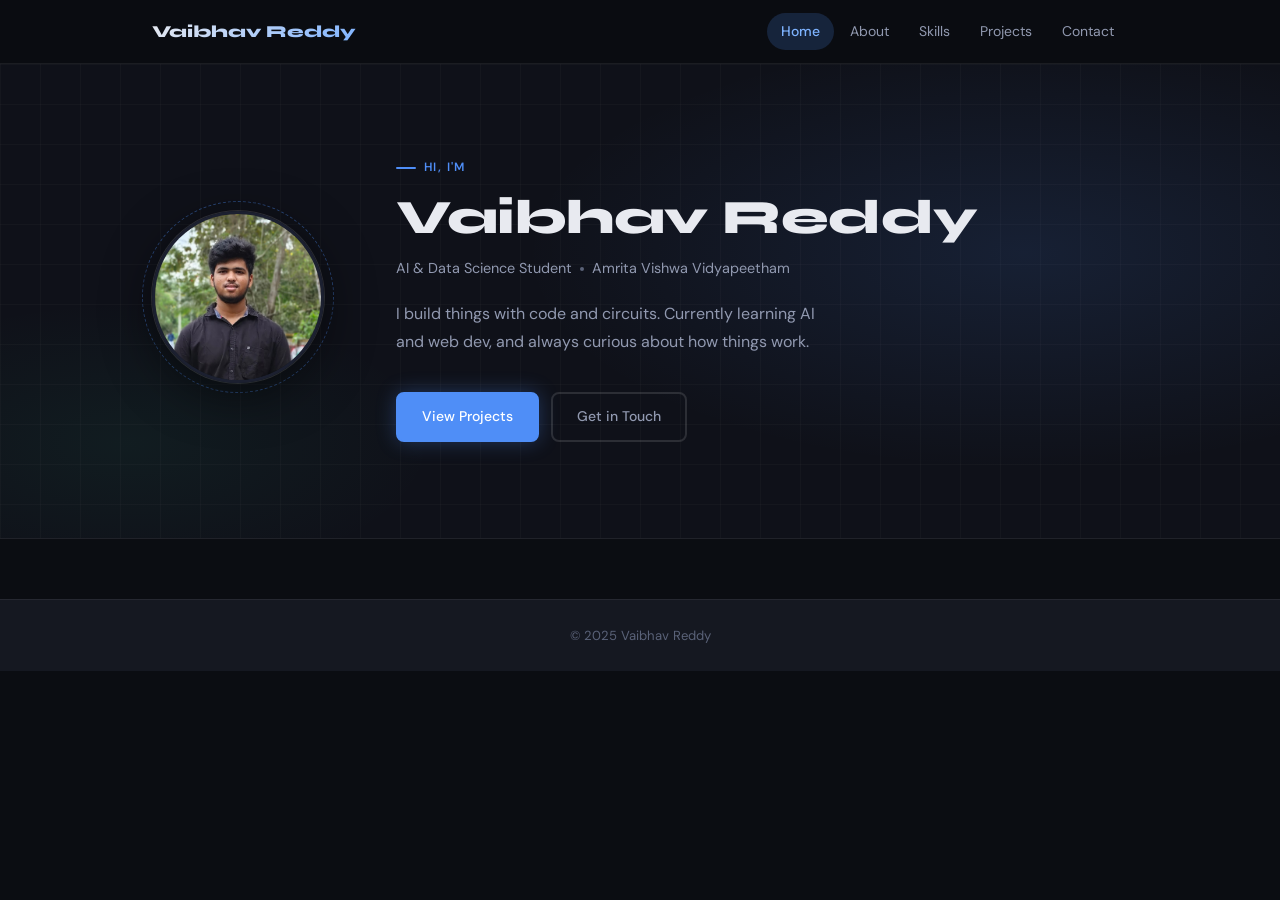
<file: index.html>
<!DOCTYPE html>
<html lang="en">
<head>
  <meta charset="UTF-8"/>
  <meta name="viewport" content="width=device-width, initial-scale=1.0"/>
  <title>Vaibhav Reddy</title>
  <link rel="stylesheet" href="style.css"/>
  <link href="https://fonts.googleapis.com/css2?family=Inter:wght@300;400;500;600&family=Merriweather:wght@400;700&display=swap" rel="stylesheet"/>
</head>
<body>

  <nav>
    <div class="nav-inner">
      <a href="index.html" class="logo">Vaibhav Reddy</a>
      <button class="burger" onclick="toggleMenu()" aria-label="menu">
        <span></span><span></span><span></span>
      </button>
      <ul class="nav-links">
        <li><a href="index.html" class="active">Home</a></li>
        <li><a href="about.html">About</a></li>
        <li><a href="skills.html">Skills</a></li>
        <li><a href="projects.html">Projects</a></li>
        <li><a href="contact.html">Contact</a></li>
      </ul>
    </div>
  </nav>

  <section class="hero">
    <div class="hero-inner">
      <div class="hero-photo-wrap">
        <img src="portfolio pic.jpg" alt="Vaibhav Reddy" class="hero-photo"/>
      </div>
      <div class="hero-text">
        <p class="hero-eyebrow">Hi, I'm</p>
        <h1>Vaibhav Reddy</h1>
        <p class="role">
          AI &amp; Data Science Student
          <span class="role-dot"></span>
          Amrita Vishwa Vidyapeetham
        </p>
        <p class="tagline">I build things with code and circuits. Currently learning AI and web dev, and always curious about how things work.</p>
        <div class="hero-links">
          <a href="projects.html" class="btn">View Projects</a>
          <a href="contact.html" class="btn-outline">Get in Touch</a>
        </div>
      </div>
    </div>
  </section>

  <footer>
    <p>© 2025 Vaibhav Reddy</p>
  </footer>

</body>
</html>
</file>
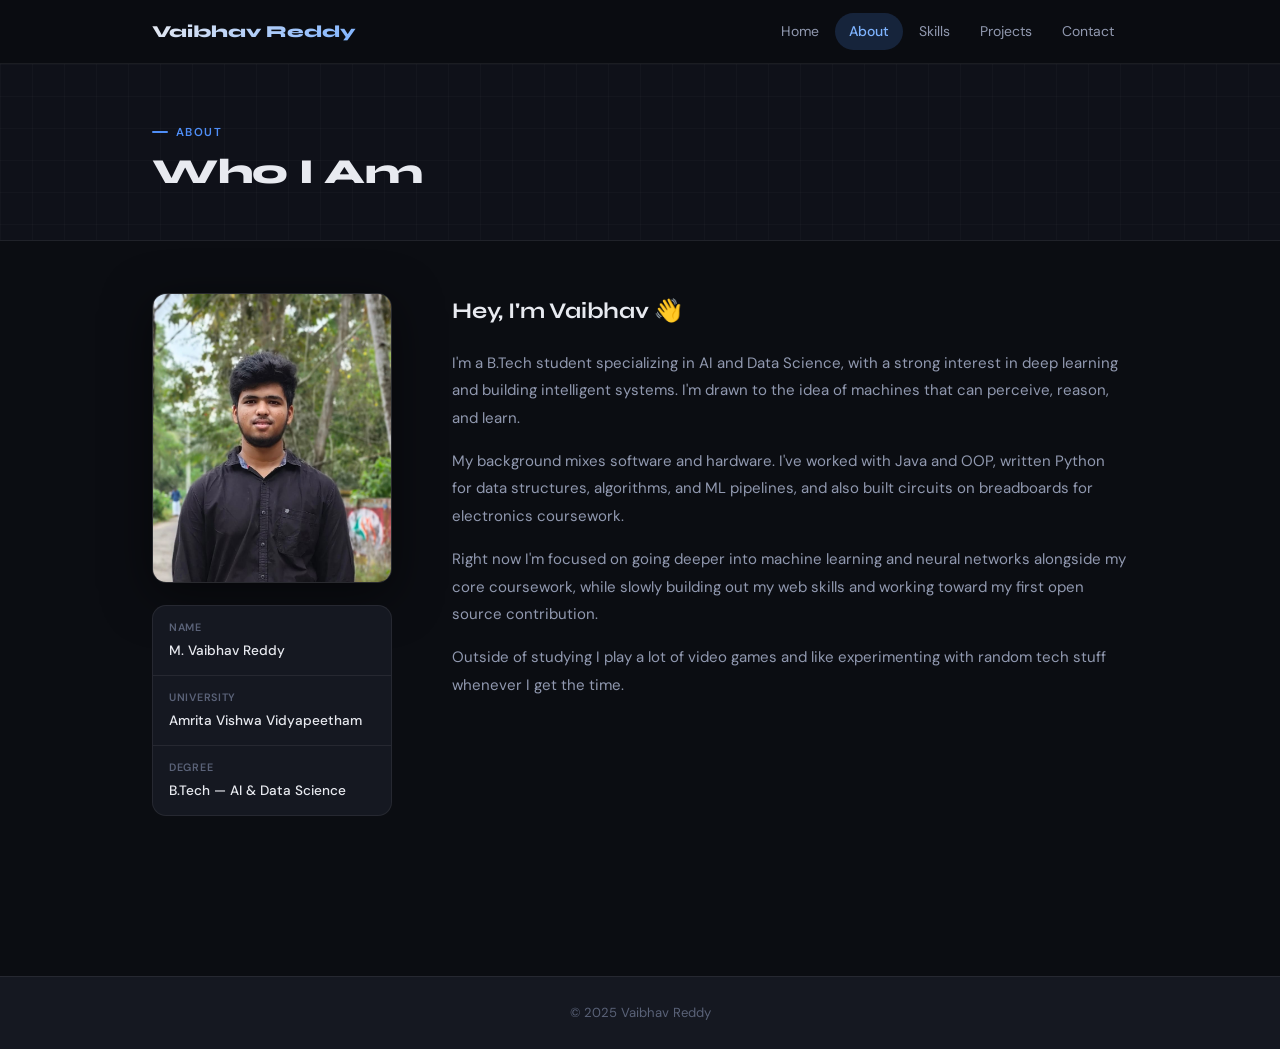
<file: about.html>
<!DOCTYPE html>
<html lang="en">
<head>
  <meta charset="UTF-8"/>
  <meta name="viewport" content="width=device-width, initial-scale=1.0"/>
  <title>About — Vaibhav Reddy</title>
  <link rel="stylesheet" href="style.css"/>
  <link href="https://fonts.googleapis.com/css2?family=Inter:wght@300;400;500;600&family=Merriweather:wght@400;700&display=swap" rel="stylesheet"/>
</head>
<body>

  <nav>
    <div class="nav-inner">
      <a href="index.html" class="logo">Vaibhav Reddy</a>
      <button class="burger" onclick="toggleMenu()" aria-label="menu">
        <span></span><span></span><span></span>
      </button>
      <ul class="nav-links">
        <li><a href="index.html">Home</a></li>
        <li><a href="about.html" class="active">About</a></li>
        <li><a href="skills.html">Skills</a></li>
        <li><a href="projects.html">Projects</a></li>
        <li><a href="contact.html">Contact</a></li>
      </ul>
    </div>
  </nav>

  <div class="page">
    <div class="page-band">
      <div class="wrap">
        <p class="page-label">About</p>
        <h1 class="page-title">Who I Am</h1>
      </div>
    </div>

    <div class="wrap">
      <div class="about-layout">
        <div class="about-img-col">
          <img src="portfolio pic.jpg" alt="Vaibhav Reddy"/>
          <div class="about-meta">
            <div class="meta-row">
              <span>Name</span>
              <span>M. Vaibhav Reddy</span>
            </div>
            <div class="meta-row">
              <span>University</span>
              <span>Amrita Vishwa Vidyapeetham</span>
            </div>
            <div class="meta-row">
              <span>Degree</span>
              <span>B.Tech — AI &amp; Data Science</span>
            </div>
          </div>
        </div>

        <div class="about-body">
          <h2>Hey, I'm Vaibhav 👋</h2>
          <p>I'm a B.Tech student specializing in AI and Data Science, with a strong interest in deep learning and building intelligent systems. I'm drawn to the idea of machines that can perceive, reason, and learn.</p>
          <p>My background mixes software and hardware. I've worked with Java and OOP, written Python for data structures, algorithms, and ML pipelines, and also built circuits on breadboards for electronics coursework.</p>
          <p>Right now I'm focused on going deeper into machine learning and neural networks alongside my core coursework, while slowly building out my web skills and working toward my first open source contribution.</p>
          <p>Outside of studying I play a lot of video games and like experimenting with random tech stuff whenever I get the time.</p>

          
        </div>
      </div>
    </div>
  </div>

  <footer>
    <p>© 2025 Vaibhav Reddy</p>
  </footer>

</body>
</html>
</file>
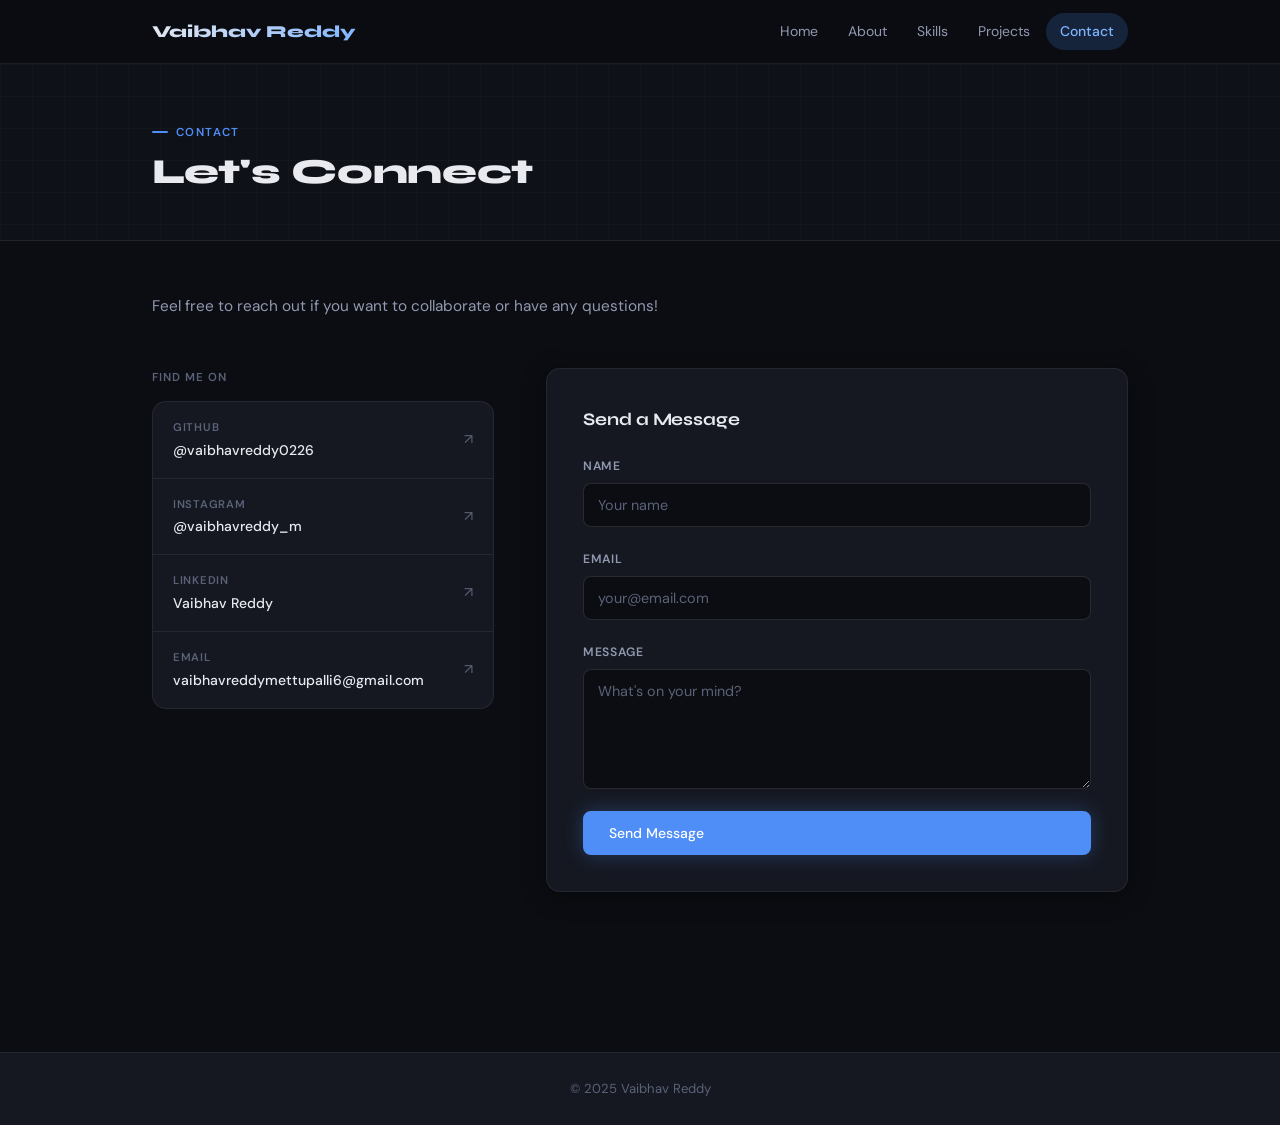
<file: contact.html>
<!DOCTYPE html>
<html lang="en">
<head>
  <meta charset="UTF-8"/>
  <meta name="viewport" content="width=device-width, initial-scale=1.0"/>
  <title>Contact — Vaibhav Reddy</title>
  <link rel="stylesheet" href="style.css"/>
  <link href="https://fonts.googleapis.com/css2?family=Inter:wght@300;400;500;600&family=Merriweather:wght@400;700&display=swap" rel="stylesheet"/>
</head>
<body>

  <nav>
    <div class="nav-inner">
      <a href="index.html" class="logo">Vaibhav Reddy</a>
      <button class="burger" onclick="toggleMenu()" aria-label="menu">
        <span></span><span></span><span></span>
      </button>
      <ul class="nav-links">
        <li><a href="index.html">Home</a></li>
        <li><a href="about.html">About</a></li>
        <li><a href="skills.html">Skills</a></li>
        <li><a href="projects.html">Projects</a></li>
        <li><a href="contact.html" class="active">Contact</a></li>
      </ul>
    </div>
  </nav>

  <div class="page">
    <div class="page-band">
      <div class="wrap">
        <p class="page-label">Contact</p>
        <h1 class="page-title">Let's Connect</h1>
      </div>
    </div>

    <div class="wrap">
      <p class="contact-intro">Feel free to reach out if you want to collaborate or have any questions!</p>

      <div class="contact-layout">
        <div class="contact-left">
          <h3>Find me on</h3>
          <div class="contact-links">
            <a href="https://github.com/vaibhavreddy0226" target="_blank" class="contact-link">
              <div class="link-left">
                <span class="link-label">GitHub</span>
                <span class="link-val">@vaibhavreddy0226</span>
              </div>
              <span class="link-arrow">↗</span>
            </a>
            <a href="https://www.instagram.com/vaibhavreddy_m" target="_blank" class="contact-link">
              <div class="link-left">
                <span class="link-label">Instagram</span>
                <span class="link-val">@vaibhavreddy_m</span>
              </div>
              <span class="link-arrow">↗</span>
            </a>
            <a href="https://www.linkedin.com/in/vaibhav-reddy-mettupalli-4b1417327" target="_blank" class="contact-link">
              <div class="link-left">
                <span class="link-label">LinkedIn</span>
                <span class="link-val">Vaibhav Reddy</span>
              </div>
              <span class="link-arrow">↗</span>
            </a>
            <a href="mailto:vaibhavreddymettupalli6@gmail.com" class="contact-link">
              <div class="link-left">
                <span class="link-label">Email</span>
                <span class="link-val">vaibhavreddymettupalli6@gmail.com</span>
              </div>
              <span class="link-arrow">↗</span>
            </a>
          </div>
        </div>

        <form class="contact-form" action="mailto:vaibhavreddymettupalli6@gmail.com" method="get" enctype="text/plain">
          <h3>Send a Message</h3>
          <div class="field">
            <label for="name">Name</label>
            <input type="text" id="name" name="name" placeholder="Your name" required/>
          </div>
          <div class="field">
            <label for="email">Email</label>
            <input type="email" id="email" name="email" placeholder="your@email.com" required/>
          </div>
          <div class="field">
            <label for="msg">Message</label>
            <textarea id="msg" name="body" rows="5" placeholder="What's on your mind?" required></textarea>
          </div>
          <button type="submit" class="btn">Send Message</button>
        </form>
      </div>
    </div>
  </div>

  <footer>
    <p>© 2025 Vaibhav Reddy</p>
  </footer>

</body>
</html>
</file>
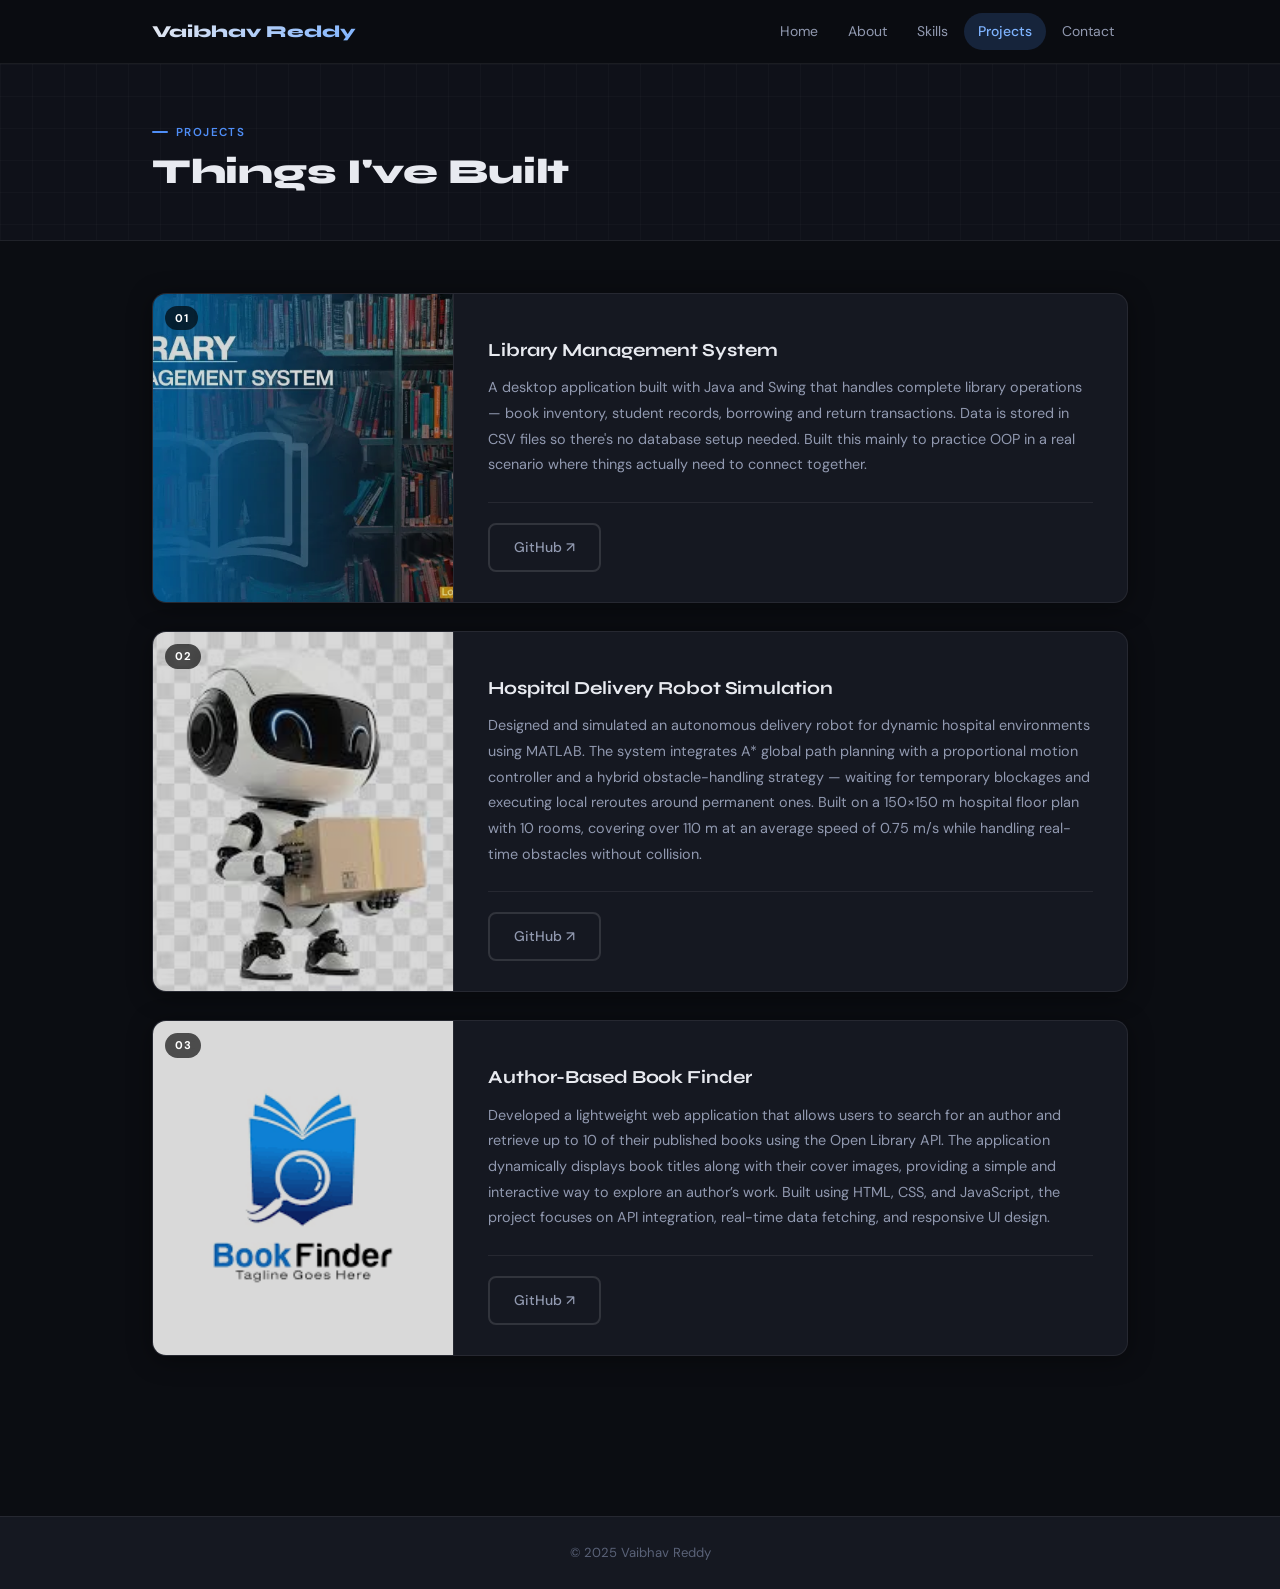
<file: projects.html>
<!DOCTYPE html>
<html lang="en">
<head>
  <meta charset="UTF-8"/>
  <meta name="viewport" content="width=device-width, initial-scale=1.0"/>
  <title>Projects — Vaibhav Reddy</title>
  <link rel="stylesheet" href="style.css"/>
  <link href="https://fonts.googleapis.com/css2?family=Inter:wght@300;400;500;600&family=Merriweather:wght@400;700&display=swap" rel="stylesheet"/>
</head>
<body>

  <nav>
    <div class="nav-inner">
      <a href="index.html" class="logo">Vaibhav Reddy</a>
      <button class="burger" onclick="toggleMenu()" aria-label="menu">
        <span></span><span></span><span></span>
      </button>
      <ul class="nav-links">
        <li><a href="index.html">Home</a></li>
        <li><a href="about.html">About</a></li>
        <li><a href="skills.html">Skills</a></li>
        <li><a href="projects.html" class="active">Projects</a></li>
        <li><a href="contact.html">Contact</a></li>
      </ul>
    </div>
  </nav>

  <div class="page">
    <div class="page-band">
      <div class="wrap">
        <p class="page-label">Projects</p>
        <h1 class="page-title">Things I've Built</h1>
      </div>
    </div>

    <div class="wrap">
      <div class="project-list">

        <div class="project-card">
          <div class="project-img-wrap">
            <img src="p1.webp" alt="Library Management System"/>
            <span class="project-number">01</span>
          </div>
          <div class="project-info">
            <div class="project-tags">
            </div>
            <h3>Library Management System</h3>
            <p>A desktop application built with Java and Swing that handles complete library operations — book inventory, student records, borrowing and return transactions. Data is stored in CSV files so there's no database setup needed. Built this mainly to practice OOP in a real scenario where things actually need to connect together.</p>
            <div class="project-divider"></div>
            <div class="project-btns">
              <a href="https://github.com/vaibhavreddy0226/Library-manager" target="_blank" class="btn-outline">GitHub ↗</a>
            </div>
          </div>
        </div>

        <div class="project-card">
          <div class="project-img-wrap">
            <img src="p2.jpg" alt="Smart Street Light"/>
            <span class="project-number">02</span>
          </div>
          <div class="project-info">
            <div class="project-tags">
            </div>
            <h3>Hospital Delivery Robot Simulation</h3>
            <p>Designed and simulated an autonomous delivery robot for dynamic hospital environments using MATLAB. The system integrates A* global path planning with a proportional motion controller and a hybrid obstacle-handling strategy — waiting for temporary blockages and executing local reroutes around permanent ones. Built on a 150×150 m hospital floor plan with 10 rooms, covering over 110 m at an average speed of 0.75 m/s while handling real-time obstacles without collision.</p>
            <div class="project-divider"></div>
            <div class="project-btns">
              <a href="https://github.com/vaibhavreddy0226/hospital-delivery-robot" target="_blank" class="btn-outline">GitHub ↗</a>            </div>
          </div>
        </div>

        <div class="project-card">
          <div class="project-img-wrap">
            <img src="p3.png" alt="EventSync"/>
            <span class="project-number">03</span>
          </div>
          <div class="project-info">
            <div class="project-tags">
            </div>
            <h3>Author-Based Book Finder</h3>
            <p>Developed a lightweight web application that allows users to search for an author and retrieve up to 10 of their published books using the Open Library API. The application dynamically displays book titles along with their cover images, providing a simple and interactive way to explore an author’s work. Built using HTML, CSS, and JavaScript, the project focuses on API integration, real-time data fetching, and responsive UI design.</p>
            <div class="project-divider"></div>
            <div class="project-btns">
              <a href="https://github.com/vaibhavreddy0226/book-finder" target="_blank" class="btn-outline">GitHub ↗</a>
            </div>
          </div>
        </div>

      </div>
    </div>
  </div>

  <footer>
    <p>© 2025 Vaibhav Reddy</p>
  </footer>

</body>
</html>
</file>
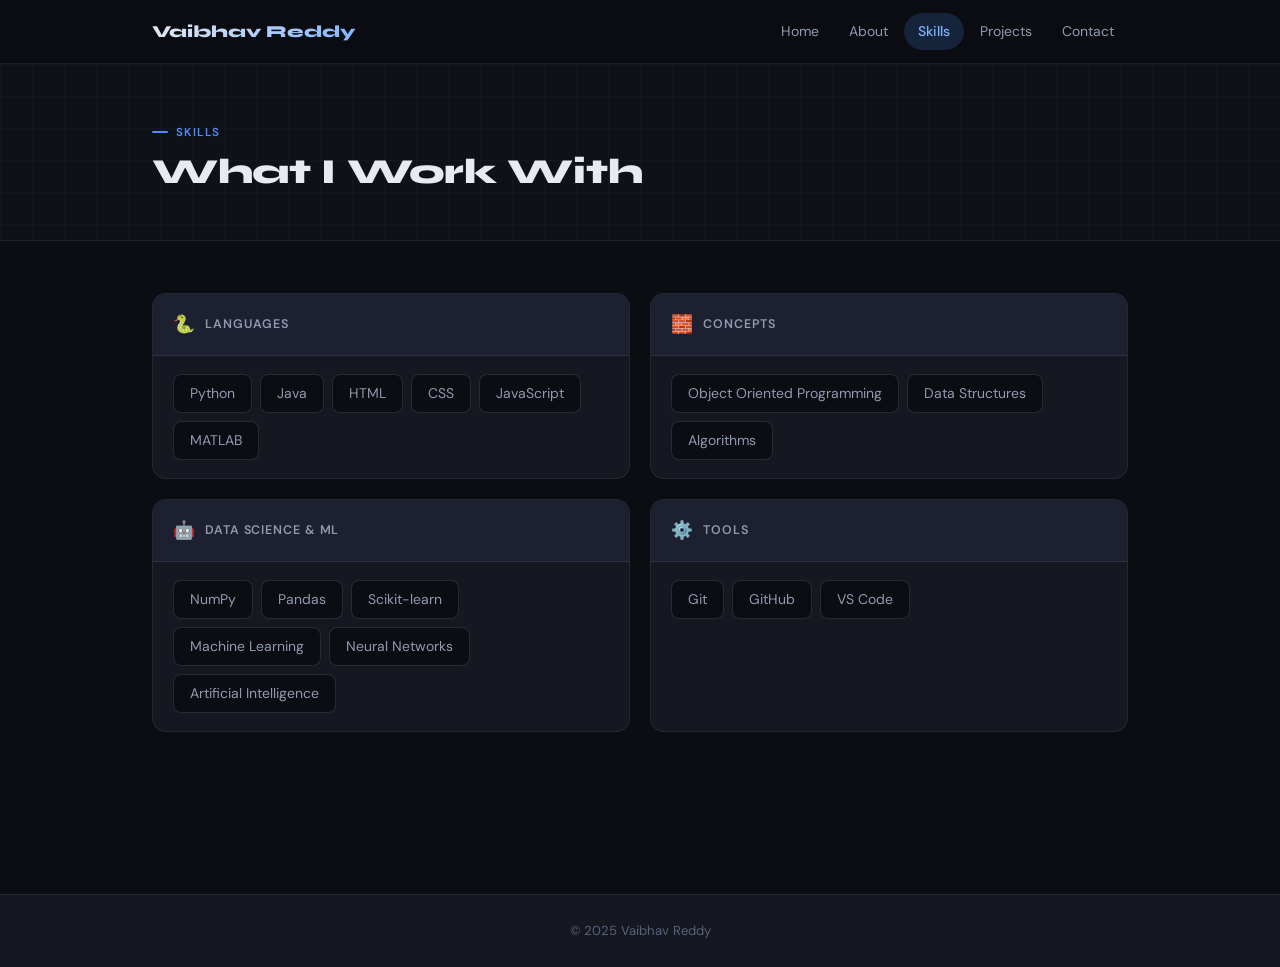
<file: skills.html>
<!DOCTYPE html>
<html lang="en">
<head>
  <meta charset="UTF-8"/>
  <meta name="viewport" content="width=device-width, initial-scale=1.0"/>
  <title>Skills — Vaibhav Reddy</title>
  <link rel="stylesheet" href="style.css"/>
  <link href="https://fonts.googleapis.com/css2?family=Inter:wght@300;400;500;600&family=Merriweather:wght@400;700&display=swap" rel="stylesheet"/>
</head>
<body>

  <nav>
    <div class="nav-inner">
      <a href="index.html" class="logo">Vaibhav Reddy</a>
      <button class="burger" onclick="toggleMenu()" aria-label="menu">
        <span></span><span></span><span></span>
      </button>
      <ul class="nav-links">
        <li><a href="index.html">Home</a></li>
        <li><a href="about.html">About</a></li>
        <li><a href="skills.html" class="active">Skills</a></li>
        <li><a href="projects.html">Projects</a></li>
        <li><a href="contact.html">Contact</a></li>
      </ul>
    </div>
  </nav>

  <div class="page">
    <div class="page-band">
      <div class="wrap">
        <p class="page-label">Skills</p>
        <h1 class="page-title">What I Work With</h1>
      </div>
    </div>

    <div class="wrap">
      <div class="skills-wrapper">

        <div class="skill-group">
          <div class="skill-group-header">
            <span class="skill-group-icon">🐍</span>
            <h3>Languages</h3>
          </div>
          <div class="skill-list">
            <span>Python</span>
            <span>Java</span>
            <span>HTML</span>
            <span>CSS</span>
            <span>JavaScript</span>
            <span>MATLAB</span>
          </div>
        </div>

        <div class="skill-group">
          <div class="skill-group-header">
            <span class="skill-group-icon">🧱</span>
            <h3>Concepts</h3>
          </div>
          <div class="skill-list">
            <span>Object Oriented Programming</span>
            <span>Data Structures</span>
            <span>Algorithms</span>
          </div>
        </div>

        <div class="skill-group">
          <div class="skill-group-header">
            <span class="skill-group-icon">🤖</span>
            <h3>Data Science &amp; ML</h3>
          </div>
          <div class="skill-list">
            <span>NumPy</span>
            <span>Pandas</span>
            <span>Scikit-learn</span>
            <span>Machine Learning</span>
            <span>Neural Networks</span>
            <span>Artificial Intelligence</span>
          </div>
        </div>

        <div class="skill-group">
          <div class="skill-group-header">
            <span class="skill-group-icon">⚙️</span>
            <h3>Tools</h3>
          </div>
          <div class="skill-list">
            <span>Git</span>
            <span>GitHub</span>
            <span>VS Code</span>
          </div>
        </div>



      </div>
    </div>
  </div>

  <footer>
    <p>© 2025 Vaibhav Reddy</p>
  </footer>

</body>
</html>
</file>
<file: style.css>
@import url('https://fonts.googleapis.com/css2?family=Syne:wght@400;600;700;800&family=DM+Sans:wght@300;400;500&display=swap');

*, *::before, *::after { box-sizing: border-box; margin: 0; padding: 0; }

:root {
  --bg:        #0b0d12;
  --bg2:       #0f1119;
  --surface:   #151821;
  --surface2:  #1c2030;
  --border:    rgba(255,255,255,0.07);
  --border2:   rgba(255,255,255,0.12);
  --text:      #e8eaf0;
  --text-soft: #9199b0;
  --text-dim:  #5a6278;
  --accent:    #4f8ef7;
  --accent2:   #7eb3ff;
  --accent-glow: rgba(79,142,247,0.18);
  --green:     #34d399;
  --nav-h:     64px;
  --r:         14px;
  --r-sm:      8px;
  --shadow:    0 4px 24px rgba(0,0,0,0.4);
  --shadow-lg: 0 12px 48px rgba(0,0,0,0.5);
}

html { scroll-behavior: smooth; }

body {
  font-family: 'DM Sans', sans-serif;
  background: var(--bg);
  color: var(--text);
  line-height: 1.65;
  font-size: 15px;
  -webkit-font-smoothing: antialiased;
}

img { max-width: 100%; display: block; }
a { color: inherit; text-decoration: none; }

nav {
  position: sticky; top: 0;
  height: var(--nav-h);
  background: rgba(11,13,18,0.85);
  backdrop-filter: blur(16px);
  border-bottom: 1px solid var(--border);
  z-index: 200;
}

.nav-inner {
  max-width: 1040px; margin: 0 auto;
  padding: 0 32px; height: 100%;
  display: flex; align-items: center; justify-content: space-between;
}

.logo {
  font-family: 'Syne', sans-serif;
  font-weight: 800; font-size: 1.05rem;
  background: linear-gradient(135deg, var(--text) 0%, var(--accent2) 100%);
  -webkit-background-clip: text; -webkit-text-fill-color: transparent;
  background-clip: text;
}

.nav-links { list-style: none; display: flex; gap: 2px; }

.nav-links a {
  display: block; font-size: 0.875rem; color: var(--text-soft);
  padding: 7px 14px; border-radius: 20px;
  transition: color .15s, background .15s;
}

.nav-links a:hover { color: var(--text); background: var(--surface2); }

.nav-links a.active {
  color: var(--accent2); background: var(--accent-glow); font-weight: 500;
}

.burger {
  display: none; flex-direction: column; gap: 5px;
  background: none; border: none; cursor: pointer; padding: 6px;
}
.burger span {
  display: block; width: 22px; height: 2px;
  background: var(--text); border-radius: 2px; transition: .2s;
}

.btn {
  display: inline-flex; align-items: center; gap: 7px;
  padding: 11px 24px;
  background: var(--accent); color: #fff;
  border-radius: var(--r-sm); font-size: 0.875rem; font-weight: 500;
  border: 2px solid var(--accent);
  transition: background .18s, transform .15s, box-shadow .18s;
  cursor: pointer; font-family: 'DM Sans', sans-serif;
  box-shadow: 0 0 20px rgba(79,142,247,0.3);
}
.btn:hover {
  background: var(--accent2); border-color: var(--accent2);
  transform: translateY(-2px); box-shadow: 0 0 28px rgba(79,142,247,0.45);
}

.btn-outline {
  display: inline-flex; align-items: center; gap: 7px;
  padding: 11px 24px; background: transparent;
  color: var(--text-soft); border-radius: var(--r-sm);
  font-size: 0.875rem; font-weight: 500; border: 2px solid var(--border2);
  transition: border-color .18s, background .18s, transform .15s, color .15s;
}
.btn-outline:hover {
  border-color: var(--accent); color: var(--accent2);
  background: var(--accent-glow); transform: translateY(-2px);
}

.hero {
  background: var(--bg2); border-bottom: 1px solid var(--border);
  position: relative; overflow: hidden;
}

.hero::before {
  content: '';
  position: absolute; inset: 0;
  background:
    radial-gradient(ellipse 60% 70% at 80% 40%, rgba(79,142,247,0.12) 0%, transparent 65%),
    radial-gradient(ellipse 40% 50% at 10% 80%, rgba(52,211,153,0.06) 0%, transparent 60%);
  pointer-events: none;
}

.hero::after {
  content: '';
  position: absolute; inset: 0;
  background-image:
    linear-gradient(rgba(255,255,255,0.025) 1px, transparent 1px),
    linear-gradient(90deg, rgba(255,255,255,0.025) 1px, transparent 1px);
  background-size: 40px 40px;
  pointer-events: none;
}

.hero-inner {
  position: relative; z-index: 1;
  max-width: 1040px; margin: 0 auto;
  padding: 88px 32px 96px;
  display: flex; align-items: center; gap: 72px;
}

.hero-photo-wrap { flex-shrink: 0; position: relative; }

.hero-photo {
  width: 172px; height: 172px; border-radius: 50%;
  object-fit: cover;
  border: 3px solid var(--surface2);
  box-shadow: 0 0 0 1px var(--border2), var(--shadow-lg);
  position: relative; z-index: 1;
}

.hero-photo-wrap::before {
  content: '';
  position: absolute; inset: -10px; border-radius: 50%;
  border: 1.5px dashed rgba(79,142,247,0.4);
  animation: spin 22s linear infinite;
}

@keyframes spin { to { transform: rotate(360deg); } }
@keyframes fadeUp {
  from { opacity: 0; transform: translateY(20px); }
  to   { opacity: 1; transform: translateY(0); }
}

.hero-text { flex: 1; animation: fadeUp .6s ease both; }

.hero-eyebrow {
  display: inline-flex; align-items: center; gap: 8px;
  font-size: 0.75rem; font-weight: 600;
  text-transform: uppercase; letter-spacing: 1.4px;
  color: var(--accent); margin-bottom: 14px;
}
.hero-eyebrow::before {
  content: ''; display: inline-block;
  width: 20px; height: 2px;
  background: var(--accent); border-radius: 2px;
}

.hero-text h1 {
  font-family: 'Syne', sans-serif;
  font-size: 3rem; font-weight: 800; line-height: 1.1;
  color: var(--text); margin-bottom: 12px; letter-spacing: -0.5px;
}

.hero-text .role {
  font-size: 0.9rem; color: var(--text-soft);
  margin-bottom: 20px; display: flex; align-items: center; gap: 8px;
}
.role-dot {
  display: inline-block; width: 4px; height: 4px;
  border-radius: 50%; background: var(--text-dim);
}

.hero-text .tagline {
  font-size: 1rem; color: var(--text-soft);
  max-width: 430px; margin-bottom: 36px; line-height: 1.75;
}

.hero-links { display: flex; gap: 12px; flex-wrap: wrap; }

.page { min-height: calc(100vh - var(--nav-h) - 66px); padding-bottom: 100px; }

.wrap { max-width: 1040px; margin: 0 auto; padding: 0 32px; }

.page-band {
  background: var(--bg2); border-bottom: 1px solid var(--border);
  padding: 52px 0 48px; margin-bottom: 52px;
  position: relative; overflow: hidden;
}
.page-band::before {
  content: '';
  position: absolute; inset: 0;
  background-image:
    linear-gradient(rgba(255,255,255,0.02) 1px, transparent 1px),
    linear-gradient(90deg, rgba(255,255,255,0.02) 1px, transparent 1px);
  background-size: 32px 32px;
}
.page-band .wrap { position: relative; z-index: 1; }

.page-label {
  display: inline-flex; align-items: center; gap: 8px;
  font-size: 0.72rem; font-weight: 600;
  text-transform: uppercase; letter-spacing: 1.4px;
  color: var(--accent); margin-bottom: 10px;
}
.page-label::before {
  content: ''; display: inline-block;
  width: 16px; height: 2px;
  background: var(--accent); border-radius: 2px;
}

.page-title {
  font-family: 'Syne', sans-serif;
  font-size: 2.2rem; font-weight: 800;
  color: var(--text); letter-spacing: -0.3px; line-height: 1.15;
}

.about-layout {
  display: grid; grid-template-columns: 240px 1fr;
  gap: 60px; align-items: start;
}

.about-img-col img {
  width: 240px; height: 290px; object-fit: cover;
  border-radius: var(--r); border: 1px solid var(--border2);
  box-shadow: var(--shadow-lg); margin-bottom: 22px;
}

.about-meta {
  background: var(--surface); border: 1px solid var(--border);
  border-radius: var(--r); overflow: hidden;
}

.meta-row {
  display: flex; flex-direction: column;
  padding: 13px 16px; border-bottom: 1px solid var(--border);
  transition: background .15s;
}
.meta-row:last-child { border-bottom: none; }
.meta-row:hover { background: var(--surface2); }

.meta-row span:first-child {
  font-size: 0.67rem; text-transform: uppercase;
  letter-spacing: .7px; color: var(--text-dim);
  font-weight: 600; margin-bottom: 3px;
}
.meta-row span:last-child {
  font-size: 0.85rem; color: var(--text); font-weight: 500;
}

.about-body h2 {
  font-family: 'Syne', sans-serif;
  font-size: 1.4rem; font-weight: 700;
  color: var(--text); margin-bottom: 20px; letter-spacing: -0.2px;
}
.about-body p {
  color: var(--text-soft); font-size: 0.94rem;
  line-height: 1.82; margin-bottom: 16px;
}

.tag-row {
  display: flex; flex-wrap: wrap; gap: 8px;
  margin-top: 28px; padding-top: 28px;
  border-top: 1px solid var(--border);
}
.tag-row span {
  font-size: 0.82rem; color: var(--text-soft);
  background: var(--surface); border: 1px solid var(--border2);
  padding: 6px 14px; border-radius: 20px;
  transition: all .15s; cursor: default;
}
.tag-row span:hover {
  border-color: var(--accent); color: var(--accent2);
  background: var(--accent-glow);
}

.skills-wrapper {
  display: grid; grid-template-columns: 1fr 1fr; gap: 20px;
}

.skill-group {
  background: var(--surface); border: 1px solid var(--border);
  border-radius: var(--r); overflow: hidden;
  transition: box-shadow .2s, transform .2s, border-color .2s;
}
.skill-group:hover {
  box-shadow: 0 0 0 1px var(--accent), var(--shadow);
  transform: translateY(-2px); border-color: rgba(79,142,247,0.3);
}
.skill-group:last-child:nth-child(odd) { grid-column: 1 / -1; }

.skill-group-header {
  display: flex; align-items: center; gap: 10px;
  padding: 16px 20px;
  background: var(--surface2); border-bottom: 1px solid var(--border);
}
.skill-group-icon { font-size: 1.1rem; }
.skill-group-header h3 {
  font-size: 0.78rem; font-weight: 600;
  text-transform: uppercase; letter-spacing: .9px; color: var(--text-soft);
}

.skill-list { display: flex; flex-wrap: wrap; gap: 8px; padding: 18px 20px; }
.skill-list span {
  font-size: 0.875rem; color: var(--text-soft);
  background: var(--bg); border: 1px solid var(--border2);
  padding: 7px 16px; border-radius: var(--r-sm);
  transition: all .15s; cursor: default;
}
.skill-list span:hover {
  background: var(--accent-glow); border-color: var(--accent);
  color: var(--accent2);
}

.project-list { display: flex; flex-direction: column; gap: 28px; }

.project-card {
  display: grid; grid-template-columns: 300px 1fr;
  align-items: stretch;
  background: var(--surface); border: 1px solid var(--border);
  border-radius: var(--r); overflow: hidden;
  box-shadow: var(--shadow);
  transition: box-shadow .22s, transform .22s, border-color .22s;
}
.project-card:hover {
  box-shadow: 0 0 0 1px var(--accent), var(--shadow-lg);
  transform: translateY(-3px); border-color: rgba(79,142,247,0.3);
}

.project-img-wrap { position: relative; overflow: hidden; }
.project-img-wrap img {
  width: 100%; height: 100%; min-height: 220px;
  object-fit: cover; display: block;
  transition: transform .4s ease;
  filter: brightness(0.85);
}
.project-card:hover .project-img-wrap img {
  transform: scale(1.04); filter: brightness(1);
}

.project-number {
  position: absolute; top: 12px; left: 12px;
  background: rgba(0,0,0,0.65); backdrop-filter: blur(4px);
  color: #fff; font-size: 0.7rem; font-weight: 700;
  padding: 3px 10px; border-radius: 20px; letter-spacing: .5px;
}

.project-info {
  padding: 30px 34px; display: flex; flex-direction: column;
  border-left: 1px solid var(--border);
}
.project-tags { display: flex; flex-wrap: wrap; gap: 6px; margin-bottom: 14px; }
.project-tags span {
  font-size: 0.7rem; color: var(--accent2); background: var(--accent-glow);
  border: 1px solid rgba(79,142,247,0.3);
  padding: 3px 10px; border-radius: 4px;
  font-weight: 600; text-transform: uppercase; letter-spacing: .4px;
}

.project-info h3 {
  font-family: 'Syne', sans-serif;
  font-size: 1.15rem; font-weight: 700; color: var(--text);
  margin-bottom: 12px; line-height: 1.38; letter-spacing: -.1px;
}
.project-info p {
  font-size: 0.9rem; color: var(--text-soft);
  line-height: 1.78; margin-bottom: 24px; flex: 1;
}
.project-divider { height: 1px; background: var(--border); margin-bottom: 20px; }
.project-btns { display: flex; gap: 10px; flex-wrap: wrap; }

.contact-intro {
  font-size: 0.96rem; color: var(--text-soft);
  margin-bottom: 48px; max-width: 520px; line-height: 1.78;
}

.contact-layout {
  display: grid; grid-template-columns: 1fr 1.7fr;
  gap: 52px; align-items: start;
}

.contact-left h3 {
  font-size: 0.72rem; font-weight: 600;
  text-transform: uppercase; letter-spacing: 1px;
  color: var(--text-dim); margin-bottom: 14px;
}

.contact-links {
  display: flex; flex-direction: column;
  background: var(--surface); border: 1px solid var(--border);
  border-radius: var(--r); overflow: hidden;
}

.contact-link {
  display: flex; justify-content: space-between; align-items: center;
  padding: 16px 20px; border-bottom: 1px solid var(--border);
  transition: background .15s, padding-left .2s; gap: 14px;
}
.contact-link:last-child { border-bottom: none; }
.contact-link:hover { background: var(--surface2); padding-left: 26px; }

.link-left { display: flex; flex-direction: column; gap: 2px; }
.link-label {
  font-size: 0.7rem; font-weight: 600;
  text-transform: uppercase; letter-spacing: .7px; color: var(--text-dim);
}
.link-val { font-size: 0.875rem; color: var(--text); font-weight: 500; }
.link-arrow { font-size: 0.9rem; color: var(--text-dim); transition: transform .2s, color .15s; }
.contact-link:hover .link-arrow { transform: translate(3px,-3px); color: var(--accent); }

.contact-form {
  background: var(--surface); border: 1px solid var(--border);
  border-radius: var(--r); padding: 36px;
  box-shadow: var(--shadow);
  display: flex; flex-direction: column; gap: 22px;
}
.contact-form h3 {
  font-family: 'Syne', sans-serif;
  font-size: 1.1rem; font-weight: 700; color: var(--text); letter-spacing: -.1px;
}

.field { display: flex; flex-direction: column; gap: 7px; }
.field label {
  font-size: 0.76rem; font-weight: 600;
  text-transform: uppercase; letter-spacing: .6px; color: var(--text-soft);
}
.field input,
.field textarea {
  padding: 12px 14px; border: 1.5px solid var(--border2);
  border-radius: var(--r-sm); font-family: 'DM Sans', sans-serif;
  font-size: 0.9rem; color: var(--text);
  background: var(--bg); outline: none;
  transition: border-color .18s, box-shadow .18s;
}
.field input::placeholder,
.field textarea::placeholder { color: var(--text-dim); }
.field input:focus,
.field textarea:focus {
  border-color: var(--accent);
  box-shadow: 0 0 0 3px rgba(79,142,247,0.15);
}
.field textarea { resize: vertical; min-height: 120px; }

footer {
  background: var(--surface); border-top: 1px solid var(--border);
  padding: 25px; text-align: center; margin-top: 60px;
}
footer p { font-size: 0.82rem; color: var(--text-dim); }

@media (max-width: 820px) {
  .skills-wrapper { grid-template-columns: 1fr; }
  .skill-group:last-child:nth-child(odd) { grid-column: unset; }
  .project-card { grid-template-columns: 1fr; }
  .project-img-wrap img { height: 210px; min-height: unset; }
  .project-info { border-left: none; border-top: 1px solid var(--border); padding: 24px; }
  .about-layout { grid-template-columns: 1fr; gap: 36px; }
  .about-img-col { display: flex; gap: 20px; align-items: flex-start; flex-wrap: wrap; }
  .about-img-col img { width: 140px; height: 168px; }
  .about-meta { flex: 1; min-width: 180px; }
  .contact-layout { grid-template-columns: 1fr; gap: 32px; }
}

@media (max-width: 768px) {
  .nav-links {
    display: none; position: fixed;
    top: var(--nav-h); left: 0; right: 0;
    background: var(--bg2); border-bottom: 1px solid var(--border);
    flex-direction: column; gap: 0;
    padding: 8px 0 16px; box-shadow: var(--shadow-lg);
  }
  .nav-links.open { display: flex; }
  .nav-links a { border-radius: 0; padding: 13px 28px; font-size: 0.95rem; }
  .burger { display: flex; }
  .hero-inner { flex-direction: column; align-items: flex-start; gap: 32px; padding: 56px 28px 64px; }
  .hero-text h1 { font-size: 2.2rem; }
  .hero-photo { width: 130px; height: 130px; }
  .page-band { padding: 40px 0 36px; }
  .page-title { font-size: 1.75rem; }
  .wrap { padding: 0 24px; }
}

@media (max-width: 480px) {
  .hero-inner { padding: 44px 20px 52px; }
  .hero-text h1 { font-size: 1.8rem; }
  .page-title { font-size: 1.5rem; }
  .wrap { padding: 0 18px; }
  .contact-form { padding: 24px 20px; }
  .project-info { padding: 20px; }
  .project-btns, .hero-links { flex-direction: column; }
  .project-btns .btn, .project-btns .btn-outline,
  .hero-links .btn, .hero-links .btn-outline { text-align: center; justify-content: center; }
}
</file>
